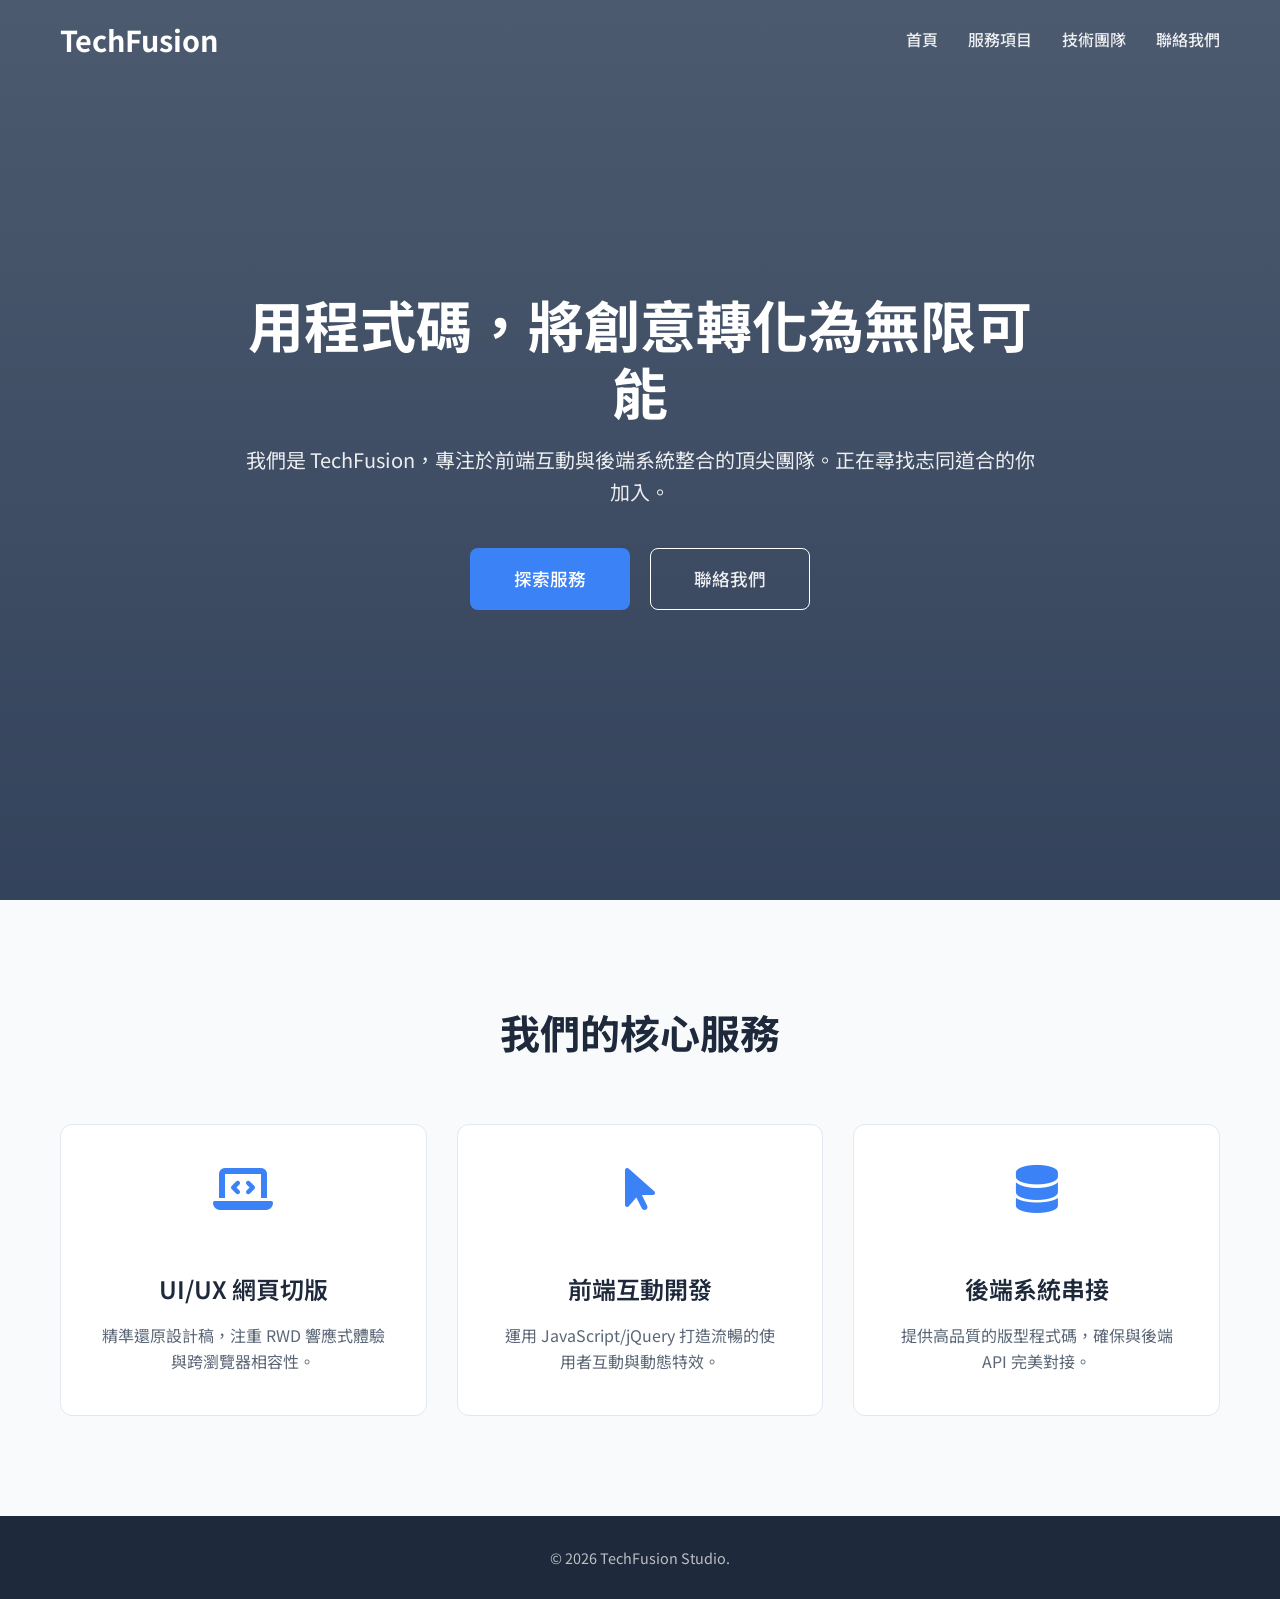
<file: index.html>
<!DOCTYPE html>
<html lang="zh-Hant-TW">
<head>
    <meta charset="UTF-8">
    <meta name="viewport" content="width=device-width, initial-scale=1.0">
    <title>TechFusion Studio</title>
    
    <link rel="stylesheet" href="https://cdnjs.cloudflare.com/ajax/libs/font-awesome/6.4.0/css/all.min.css">
    
    <link href="https://fonts.googleapis.com/css2?family=Noto+Sans+TC:wght@400;500;700&display=swap" rel="stylesheet">
    <link rel="stylesheet" href="style.css">
</head>
<body>

    <header class="header js-header">
        <div class="container header__container">
            <a href="#" class="header__logo">TechFusion</a>
            
            <button class="header__toggle js-header__toggle" aria-label="Toggle navigation">
                <span class="header__toggle-bar"></span>
                <span class="header__toggle-bar"></span>
                <span class="header__toggle-bar"></span>
            </button>

            <nav class="header__nav js-header__nav">
                <ul class="header__list">
                    <li class="header__item"><a href="#hero" class="header__link js-scroll-link">首頁</a></li>
                    <li class="header__item"><a href="#services" class="header__link js-scroll-link">服務項目</a></li>
                    <li class="header__item"><a href="team.html" class="header__link">技術團隊</a></li>
                    <li class="header__item"><a href="contact.html" class="header__link">聯絡我們</a></li>
                </ul>
            </nav>
        </div>
    </header>

    <section id="hero" class="hero">
        <div class="container hero__container">
            <div class="hero__content">
                <h1 class="hero__title">用程式碼，將創意轉化為無限可能</h1>
                <p class="hero__subtitle">我們是 TechFusion，專注於前端互動與後端系統整合的頂尖團隊。正在尋找志同道合的你加入。</p>
                <div class="hero__actions">
                    <a href="#services" class="btn btn--primary btn--large js-scroll-link">探索服務</a>
                    <a href="contact.html" class="btn btn--secondary btn--large header__link">聯絡我們</a>
                </div>
            </div>
        </div>
    </section>

    <section id="services" class="services section-padding">
        <div class="container">
            <h2 class="section-title">我們的核心服務</h2>
            <div class="services__grid">
                
                <div class="service-card">
                    <div class="service-card__icon">
                        <i class="fa-solid fa-laptop-code fa-3x" style="color: #3b82f6; margin-bottom: 20px; display: block;"></i> 
                    </div>
                    <h3 class="service-card__title">UI/UX 網頁切版</h3>
                    <p class="service-card__text">精準還原設計稿，注重 RWD 響應式體驗與跨瀏覽器相容性。</p>
                </div>

                <div class="service-card">
                    <div class="service-card__icon">
                    <i class="fa-solid fa-mouse-pointer fa-3x" style="color: #3b82f6; margin-bottom: 20px; display: block;"></i>
                    </div>
                    <h3 class="service-card__title">前端互動開發</h3>
                    <p class="service-card__text">運用 JavaScript/jQuery 打造流暢的使用者互動與動態特效。</p>
                </div>

                <div class="service-card">
                    <div class="service-card__icon">
                        <i class="fa-solid fa-database fa-3x" style="color: #3b82f6; margin-bottom: 20px; display: block;"></i>
                    </div>
                    <h3 class="service-card__title">後端系統串接</h3>
                    <p class="service-card__text">提供高品質的版型程式碼，確保與後端 API 完美對接。</p>
                </div>

            </div>
        </div>
    </section>

    <footer class="footer">
        <div class="container">
            <p class="footer__text">&copy; 2026 TechFusion Studio.</p>
        </div>
    </footer>

    <script src="https://code.jquery.com/jquery-3.6.4.min.js"></script>
    <script src="script.js"></script>
</body>
</html>
</file>
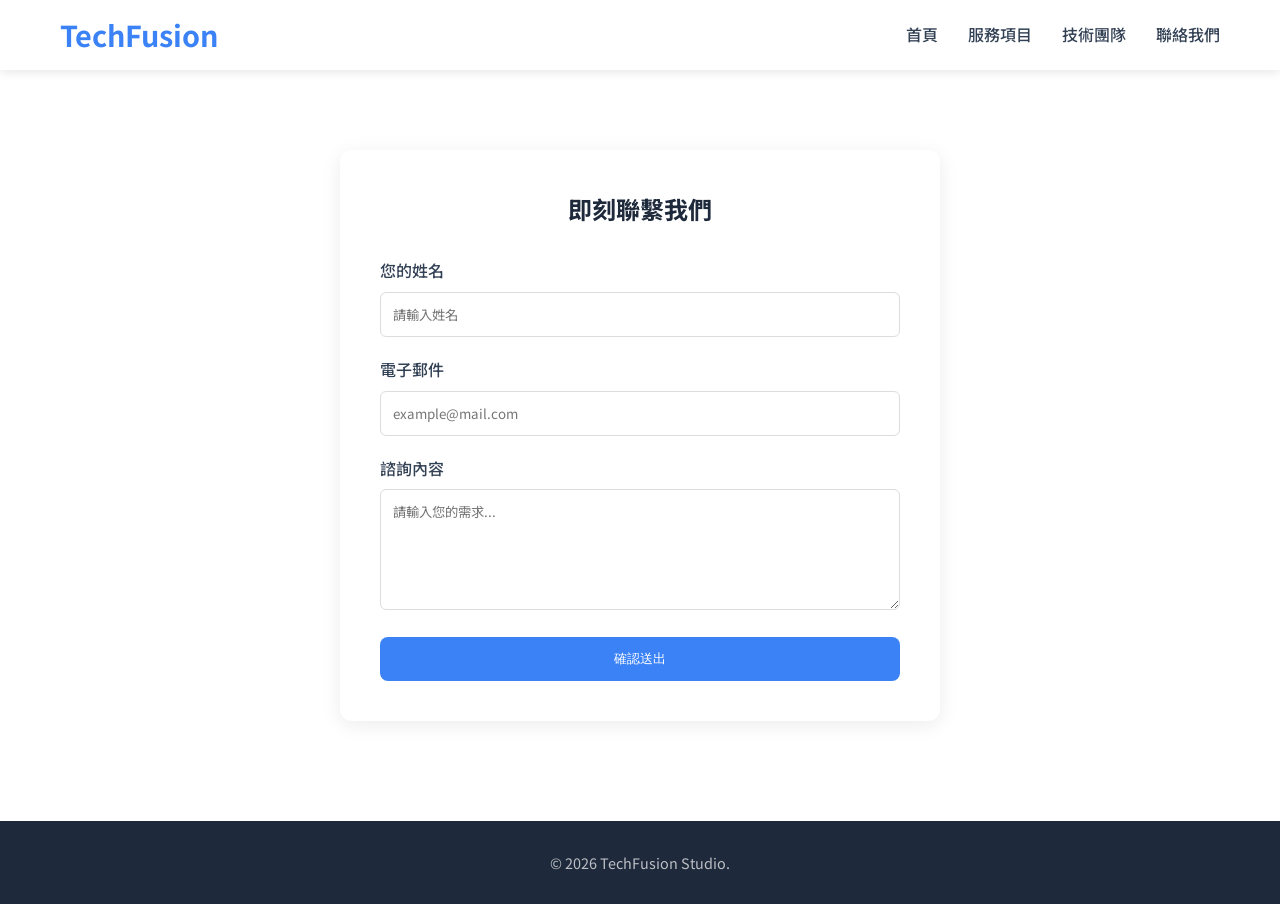
<file: contact.html>
<!DOCTYPE html>
<html lang="zh-Hant-TW">
<head>
    <meta charset="UTF-8">
    <meta name="viewport" content="width=device-width, initial-scale=1.0">
    <title>聯絡我們 | TechFusion Studio</title>
    <link rel="stylesheet" href="https://cdnjs.cloudflare.com/ajax/libs/font-awesome/6.4.0/css/all.min.css">
    <link href="https://fonts.googleapis.com/css2?family=Noto+Sans+TC:wght@400;500;700&display=swap" rel="stylesheet">
    <link rel="stylesheet" href="style.css">
    
    <style>
        .contact-container {
            max-width: 600px; /* 限制寬度，讓單欄表單更好看 */
            margin: 150px auto 100px;
            padding: 40px;
            background: #fff;
            border-radius: 12px;
            box-shadow: 0 4px 20px rgba(0,0,0,0.08);
        }
        .form-title {
            text-align: center;
            margin-bottom: 30px;
            color: var(--secondary-color);
        }
        .form-group {
            margin-bottom: 20px;
        }
        .form-group label {
            display: block;
            margin-bottom: 8px;
            font-weight: 500;
        }
        .form-input {
            width: 100%;
            padding: 12px;
            border: 1px solid #ddd;
            border-radius: 6px;
            font-family: inherit;
        }
        .form-input:focus {
            border-color: var(--primary-color);
            outline: none;
        }
    </style>
</head>
<body>

    <header class="header js-header header--scrolled">
        <div class="container header__container">
            <a href="index.html" class="header__logo">TechFusion</a>
            <nav class="header__nav">
                <ul class="header__list">
                    <li class="header__item"><a href="index.html" class="header__link">首頁</a></li>
                    <li class="header__item"><a href="index.html#services" class="header__link">服務項目</a></li>
                    <li class="header__item"><a href="team.html" class="header__link">技術團隊</a></li>
                    <li class="header__item"><a href="contact.html" class="header__link active">聯絡我們</a></li>
                </ul>
            </nav>
        </div>
    </header>

    <div class="contact-container">
        <h2 class="form-title">即刻聯繫我們</h2>
        <form id="simpleContact">
            <div class="form-group">
                <label>您的姓名</label>
                <input type="text" class="form-input" placeholder="請輸入姓名" required>
            </div>
            <div class="form-group">
                <label>電子郵件</label>
                <input type="email" class="form-input" placeholder="example@mail.com" required>
            </div>
            <div class="form-group">
                <label>諮詢內容</label>
                <textarea class="form-input" rows="5" placeholder="請輸入您的需求..." required></textarea>
            </div>
            <button type="submit" class="btn btn--primary" style="width: 100%;">確認送出</button>
        </form>
    </div>

    <footer class="footer">
        <div class="container"><p>&copy; 2026 TechFusion Studio.</p></div>
    </footer>

    <script src="https://code.jquery.com/jquery-3.6.4.min.js"></script>
    <script>
        $(document).ready(function() {
            $('#simpleContact').on('submit', function(e) {
                e.preventDefault();
                alert('感謝您的來信！我們會盡快回覆您。');
                window.location.href = "index.html"; // 送出後自動跳回首頁
            });
        });
    </script>
</body>
</html>
</file>
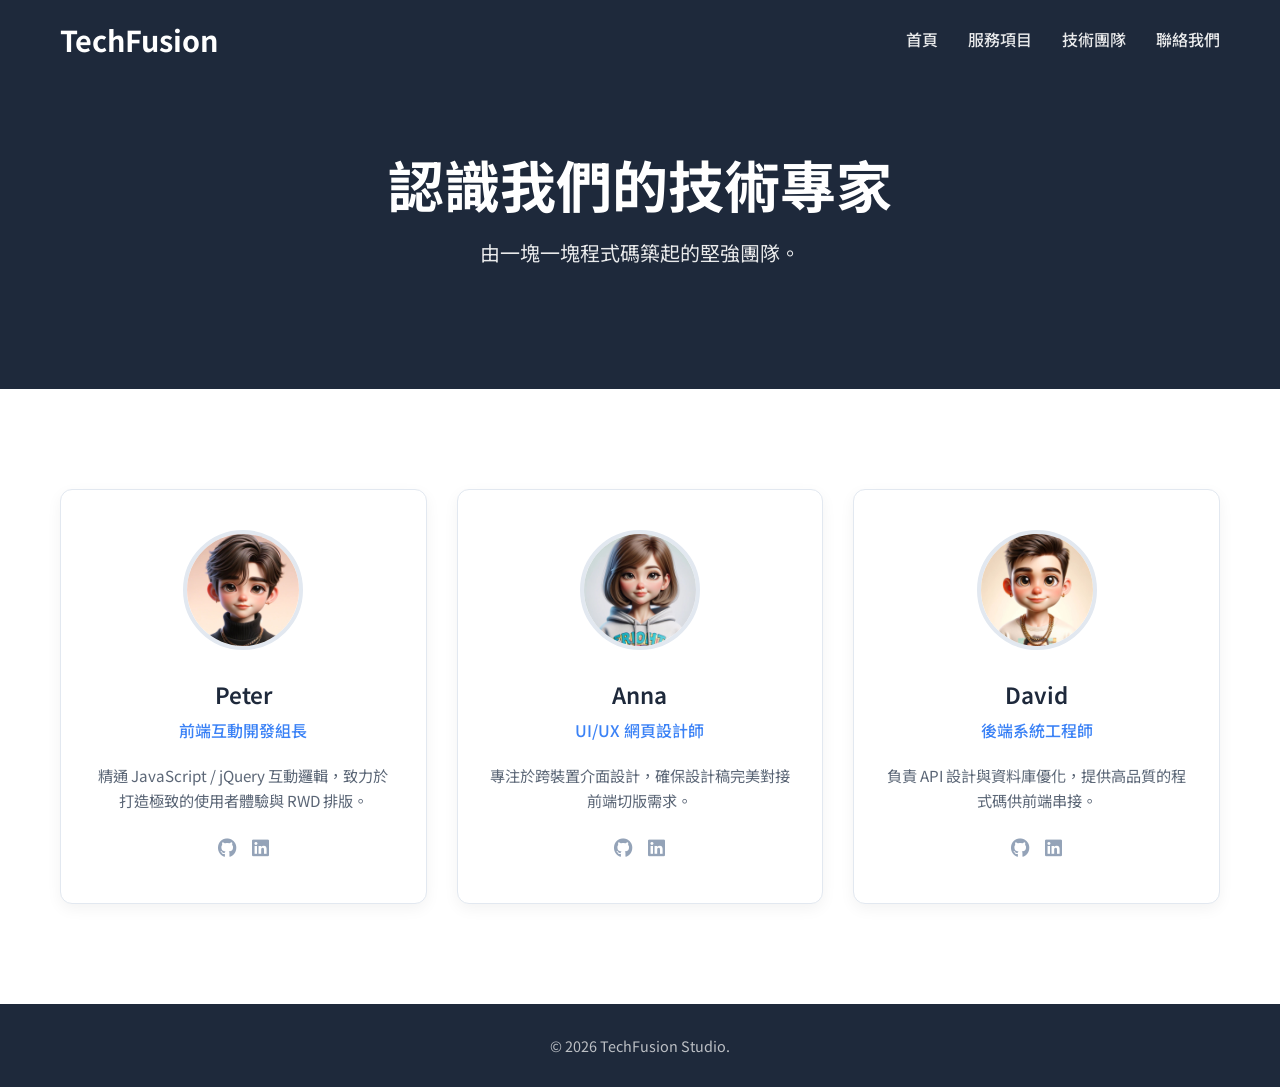
<file: team.html>
<!DOCTYPE html>
<html lang="zh-Hant-TW">
<head>
    <meta charset="UTF-8">
    <meta name="viewport" content="width=device-width, initial-scale=1.0">
    <title>技術團隊 | TechFusion Studio</title>
    
    <link rel="stylesheet" href="https://cdnjs.cloudflare.com/ajax/libs/font-awesome/6.4.0/css/all.min.css">
    
    <link href="https://fonts.googleapis.com/css2?family=Noto+Sans+TC:wght@400;500;700&display=swap" rel="stylesheet">
    
    <link rel="stylesheet" href="style.css">
    
    <style>
        /* 專屬於 team.html 的特定樣式 */
        .team-hero {
            padding: 150px 0 80px; /* 留出 header 空間 */
            background-color: var(--secondary-color);
            color: var(--white);
            text-align: center;
        }
        
        .team__grid {
            display: grid;
            grid-template-columns: repeat(auto-fill, minmax(280px, 1fr));
            gap: 30px;
        }
        
        .member-card {
            background: var(--white);
            border-radius: 12px;
            overflow: hidden;
            box-shadow: 0 5px 15px rgba(0,0,0,0.05);
            transition: var(--transition);
            border: 1px solid #e2e8f0;
            text-align: center;
        }
        
        .member-card:hover {
            transform: translateY(-5px);
            box-shadow: 0 10px 25px rgba(0,0,0,0.1);
        }
        
        .member-card__img {
            width: 120px;
            height: 120px;
            border-radius: 50%;
            object-fit: cover;
            margin: 40px auto 20px;
            border: 4px solid #e2e8f0;
        }
        
        .member-card__info {
            padding: 0 30px 40px;
        }
        
        .member-card__name {
            font-size: 1.4rem;
            color: var(--secondary-color);
            font-weight: 600;
            margin-bottom: 5px;
        }
        
        .member-card__title {
            font-size: 1rem;
            color: var(--primary-color);
            font-weight: 500;
            margin-bottom: 20px;
            display: block;
        }
        
        .member-card__text {
            font-size: 0.95rem;
            color: var(--text-color);
            opacity: 0.8;
            margin-bottom: 20px;
        }
        
        .member-card__socials {
            display: flex;
            justify-content: center;
            gap: 15px;
            font-size: 1.2rem;
            color: #94a3b8;
        }
        
        .member-card__socials a:hover {
            color: var(--primary-color);
        }
    </style>
</head>
<body>

    <header class="header js-header header--scrolled"> <div class="container header__container">
            <a href="index.html" class="header__logo">TechFusion</a>
            
            <nav class="header__nav js-header__nav">
                <ul class="header__list">
                    <li class="header__item"><a href="index.html" class="header__link">首頁</a></li>
                    <li class="header__item"><a href="index.html#services" class="header__link">服務項目</a></li>
                    <li class="header__item"><a href="team.html" class="header__link active">技術團隊</a></li>
                    <li class="header__item"><a href="contact.html" class="header__link">聯絡我們</a></li>
                </ul>
            </nav>
        </div>
    </header>

    <section class="team-hero">
        <div class="container">
            <h1 class="hero__title">認識我們的技術專家</h1>
            <p class="hero__subtitle">由一塊一塊程式碼築起的堅強團隊。</p>
        </div>
    </section>

    <section class="team section-padding">
        <div class="container">
            <div class="team__grid">
                
                <div class="member-card">
                    <img src="Peter.jpg" alt="團隊成員一" class="member-card__img">
                    <div class="member-card__info">
                        <h3 class="member-card__name">Peter</h3>
                        <span class="member-card__title">前端互動開發組長</span>
                        <p class="member-card__text">精通 JavaScript / jQuery 互動邏輯，致力於打造極致的使用者體驗與 RWD 排版。</p>
                        <div class="member-card__socials">
                            <a href="#" aria-label="Github"><i class="fa-brands fa-github"></i></a>
                            <a href="#" aria-label="Linkedin"><i class="fa-brands fa-linkedin"></i></a>
                        </div>
                    </div>
                </div>

                <div class="member-card">
                    <img src="Anna.jpg" alt="團隊成員二" class="member-card__img">
                    <div class="member-card__info">
                        <h3 class="member-card__name">Anna</h3>
                        <span class="member-card__title">UI/UX 網頁設計師</span>
                        <p class="member-card__text">專注於跨裝置介面設計，確保設計稿完美對接前端切版需求。</p>
                        <div class="member-card__socials">
                            <a href="#" aria-label="Github"><i class="fa-brands fa-github"></i></a>
                            <a href="#" aria-label="Linkedin"><i class="fa-brands fa-linkedin"></i></a>
                        </div>
                    </div>
                </div>

                <div class="member-card">
                    <img src="David.jpg" alt="團隊成員三" class="member-card__img">
                    <div class="member-card__info">
                        <h3 class="member-card__name">David</h3>
                        <span class="member-card__title">後端系統工程師</span>
                        <p class="member-card__text">負責 API 設計與資料庫優化，提供高品質的程式碼供前端串接。</p>
                        <div class="member-card__socials">
                            <a href="#" aria-label="Github"><i class="fa-brands fa-github"></i></a>
                            <a href="#" aria-label="Linkedin"><i class="fa-brands fa-linkedin"></i></a>
                        </div>
                    </div>
                </div>

            </div>
        </div>
    </section>

    <footer class="footer">
        <div class="container">
            <p class="footer__text">&copy; 2026 TechFusion Studio.</p>
        </div>
    </footer>

    <script src="https://code.jquery.com/jquery-3.6.4.min.js"></script>
    <script src="script.js"></script>
</body>
</html>
</file>
<file: style.css>
/* ==========================================================================
   1. Reset & Base Styles - 基礎設定
   ========================================================================== */
:root {
    --primary-color: #3b82f6; /* 現代藍 */
    --secondary-color: #1e293b; /* 深藍灰 */
    --text-color: #334155;
    --light-bg: #f8fafc;
    --white: #ffffff;
    --transition: all 0.3s ease;
    --font-family: 'Noto Sans TC', sans-serif;
}

* {
    margin: 0;
    padding: 0;
    box-sizing: border-box;
}

html {
    font-family: var(--font-family);
    font-size: 16px;
    color: var(--text-color);
    line-height: 1.6;
    scroll-behavior: smooth; /* 原生滑順捲動 (JS為輔) */
}

a {
    text-decoration: none;
    color: inherit;
    transition: var(--transition);
}

ul {
    list-style: none;
}

img {
    max-width: 100%;
    height: auto;
}

/* ==========================================================================
   2. Utilities - 工具類 (BEM-like)
   ========================================================================== */
.container {
    max-width: 1200px;
    margin: 0 auto;
    padding: 0 20px;
}

.section-padding {
    padding: 100px 0;
}

.section-title {
    text-align: center;
    font-size: 2.5rem;
    margin-bottom: 60px;
    color: var(--secondary-color);
    font-weight: 700;
}

@media (max-width: 768px) {
    .section-title {
        font-size: 2rem;
        margin-bottom: 40px;
    }
}

/* Buttons - 按鈕樣式 */
.btn {
    display: inline-block;
    padding: 12px 24px;
    border-radius: 8px;
    font-weight: 500;
    cursor: pointer;
    text-align: center;
    border: 1px solid transparent;
}

.btn--primary {
    background-color: var(--primary-color);
    color: var(--white);
}

.btn--primary:hover {
    background-color: #2563eb;
    transform: translateY(-2px);
    box-shadow: 0 4px 12px rgba(59, 130, 246, 0.3);
}

.btn--secondary {
    background-color: transparent;
    border-color: var(--white);
    color: var(--white);
}

.btn--secondary:hover {
    background-color: var(--white);
    color: var(--secondary-color);
}

.btn--small {
    padding: 8px 16px;
    font-size: 0.9rem;
}

.btn--large {
    padding: 16px 32px;
    font-size: 1.1rem;
    min-width: 160px; /* 給一個最小寬度，讓兩顆按鈕視覺上更接近(for手機排版) */
    text-align: center;
}

/* ==========================================================================
   3. Header - 導覽列
   ========================================================================== */
.header {
    position: fixed; /* 固定在頂部 */
    top: 0;
    left: 0;
    width: 100%;
    height: 80px;
    background-color: transparent; /* 初始透明 */
    display: flex;
    align-items: center;
    z-index: 1000;
    transition: var(--transition);
}

/* JS 捲動後加入的樣式 */
.header--scrolled {
    background-color: var(--white);
    height: 70px;
    box-shadow: 0 2px 10px rgba(0,0,0,0.1);
}

.header__container {
    display: flex;
    justify-content: space-between;
    align-items: center;
    width: 100%;
}

.header__logo {
    font-size: 1.8rem;
    font-weight: 700;
    color: var(--white);
}

.header--scrolled .header__logo {
    color: var(--primary-color);
}

/* 桌機版選單 */
.header__nav {
    display: flex;
}

.header__list {
    display: flex;
    align-items: center;
    gap: 30px;
}

.header__link {
    font-weight: 500;
    color: rgba(255, 255, 255, 0.9);
}

.header__link:not(.btn):hover {
    color: var(--white);
}

.header--scrolled .header__link {
    color: var(--text-color);
}

.header--scrolled .header__link:not(.btn):hover {
    color: var(--primary-color);
}

/* 手機版漢堡按鈕 - 初始隱藏 */
.header__toggle {
    display: none;
    background: none;
    border: none;
    cursor: pointer;
    flex-direction: column;
    gap: 6px;
}

.header__toggle-bar {
    display: block;
    width: 25px;
    height: 3px;
    background-color: var(--white);
    border-radius: 3px;
    transition: var(--transition);
}

.header--scrolled .header__toggle-bar {
    background-color: var(--secondary-color);
}

/* ==========================================================================
   4. Hero - 首頁大圖
   ========================================================================== */
.hero {
    height: 100vh;
    background: linear-gradient(rgba(0, 20, 50, 0.7), rgba(0, 20, 50, 0.8)), 
                url('https://images.unsplash.com/photo-1517694712202-14dd9538aa97?q=80&w=2070') no-repeat center center/cover;
    display: flex;
    align-items: center;
    color: var(--white);
    text-align: center;
}

.hero__content {
    max-width: 800px;
    margin: 0 auto;
}

.hero__title {
    font-size: 3.5rem;
    line-height: 1.2;
    margin-bottom: 20px;
    font-weight: 700;
}

.hero__subtitle {
    font-size: 1.25rem;
    margin-bottom: 40px;
    opacity: 0.9;
    font-weight: 400;
}

.hero__actions {
    display: flex;
    gap: 20px;
    justify-content: center;
}

/* ==========================================================================
   5. Services - 服務項目 (Grid RWD)
   ========================================================================== */
.services {
    background-color: var(--light-bg);
}

.services__grid {
    display: grid;
    grid-template-columns: repeat(3, 1fr); /* 桌機 3 欄 */
    gap: 30px;
}

.service-card {
    background-color: var(--white);
    padding: 40px;
    border-radius: 12px;
    text-align: center;
    transition: var(--transition);
    border: 1px solid #e2e8f0;
}

.service-card:hover {
    transform: translateY(-10px);
    box-shadow: 0 10px 30px rgba(0,0,0,0.05);
    border-color: rgba(59, 130, 246, 0.2);
}

.service-card__icon {
    width: 80px;
    height: 80px;
    margin: 0 auto 25px;
}

.service-card__title {
    font-size: 1.5rem;
    color: var(--secondary-color);
    margin-bottom: 15px;
    font-weight: 600;
}

.service-card__text {
    font-size: 1rem;
    color: var(--text-color);
    opacity: 0.8;
}

/* ==========================================================================
   6. Footer
   ========================================================================== */
.footer {
    background-color: var(--secondary-color);
    color: rgba(255,255,255,0.7);
    padding: 30px 0;
    text-align: center;
    font-size: 0.9rem;
}

/* ==========================================================================
   7. Responsive Breakdown (RWD) - 響應式斷點
   ========================================================================== */

/* 平板 & 手機 (Max-width: 992px) */
@media (max-width: 992px) {
    .services__grid {
        grid-template-columns: repeat(2, 1fr); /* 平板 2 欄 */
    }
}

/* 手機 (Max-width: 768px) */
@media (max-width: 768px) {
    .hero__title {
        font-size: 2.5rem;
    }

    .hero__subtitle {
        font-size: 1.1rem;
    }

    .services__grid {
        grid-template-columns: 1fr; /* 手機單欄 */
    }

    /* 漢堡選單互動 RWD */
    .header__toggle {
        display: flex; /* 顯示漢堡按鈕 */
    }

    .header__nav {
        position: absolute;
        top: 100%;
        left: 0;
        width: 100%;
        background-color: var(--white);
        flex-direction: column;
        padding: 20px;
        box-shadow: 0 4px 10px rgba(0,0,0,0.1);
        display: none; /* 初始隱藏，靠 JS 切換 */
    }

    /* JS 切換此 class 來展開選單 */
    .header__nav--open {
        display: flex;
    }

    .header__list {
        flex-direction: column;
        gap: 20px;
    }

    .header__link {
        color: var(--text-color);
        display: block;
        width: 100%;
        text-align: center;
    }

    .header__logo, .header--scrolled .header__logo {
        color: var(--primary-color);
    }

    .header__toggle-bar {
        background-color: var(--secondary-color);
    }

    /* 漢堡按鈕變成 X 動效 */
    .header__toggle--open .header__toggle-bar:nth-child(1) {
        transform: rotate(45deg) translate(5px, 5px);
    }
    .header__toggle--open .header__toggle-bar:nth-child(2) {
        opacity: 0;
    }
    .header__toggle--open .header__toggle-bar:nth-child(3) {
        transform: rotate(-45deg) translate(7px, -7px);
    }
}
</file>
